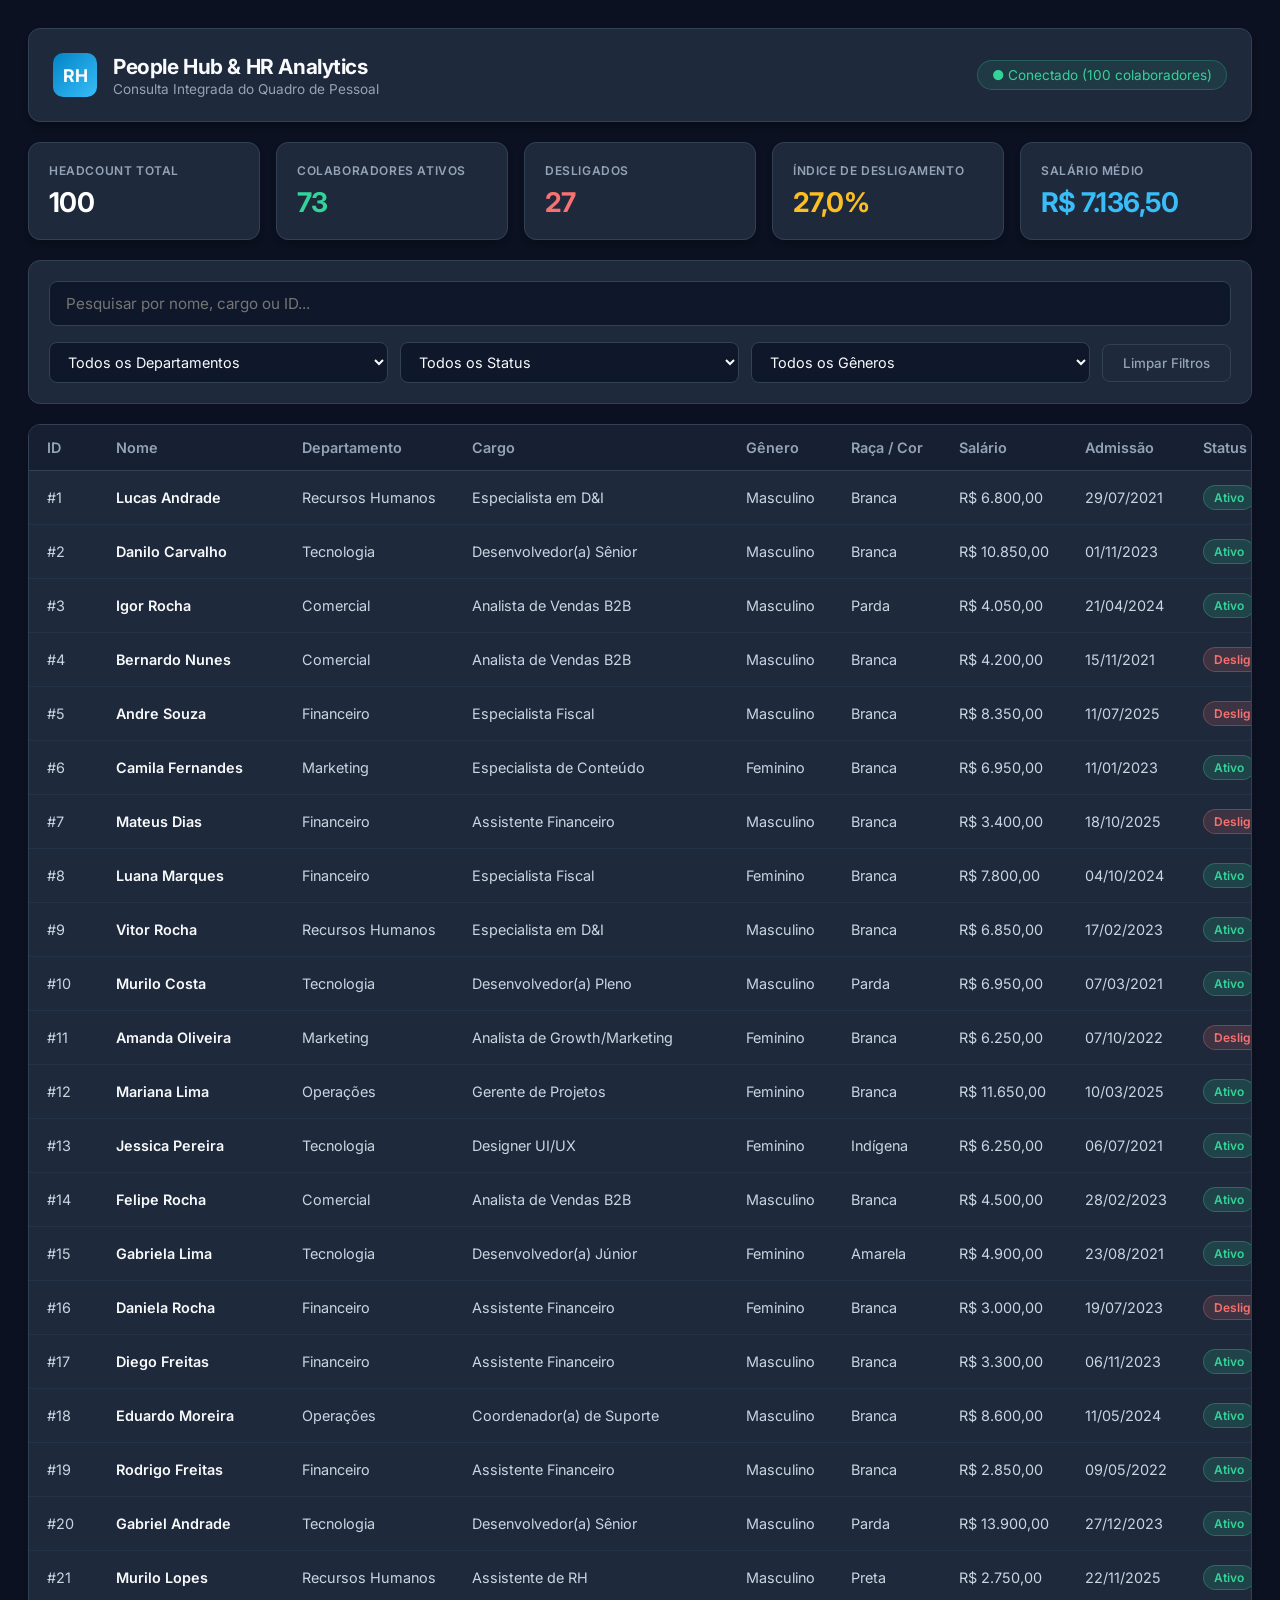
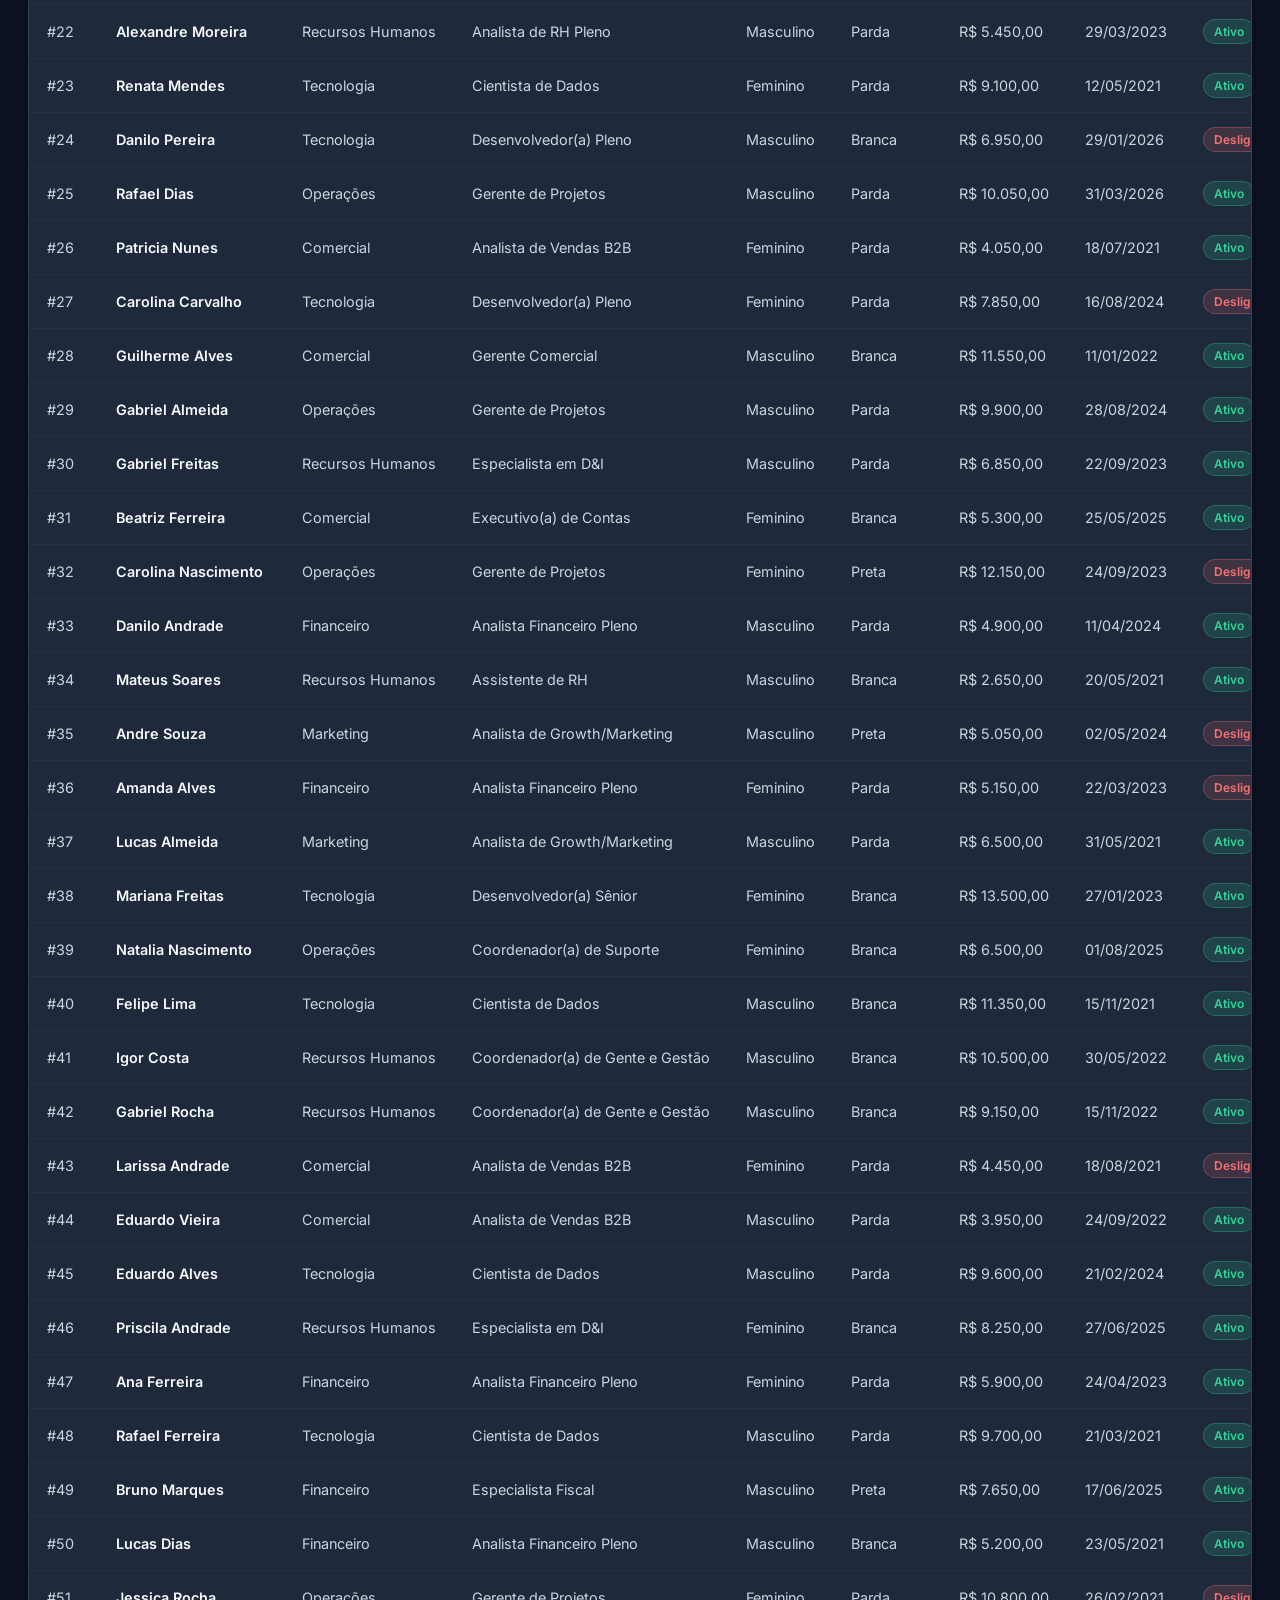
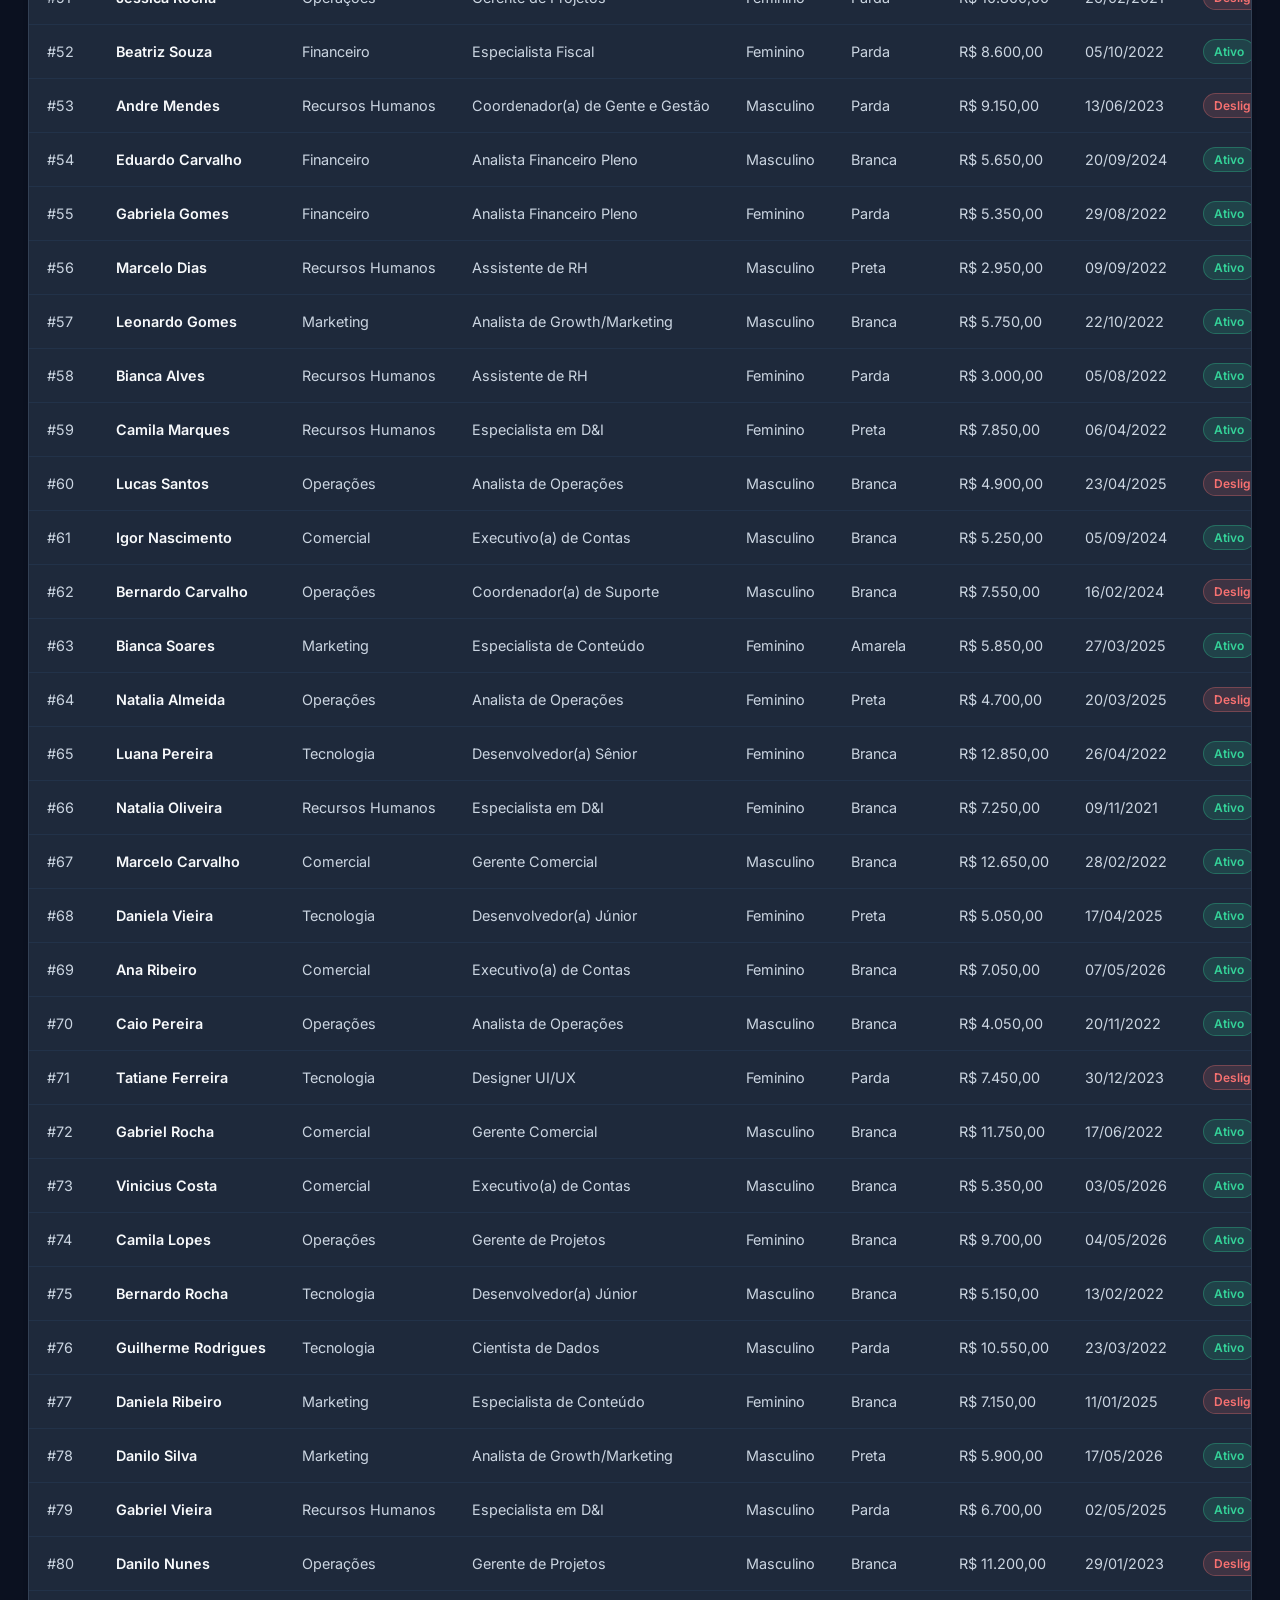
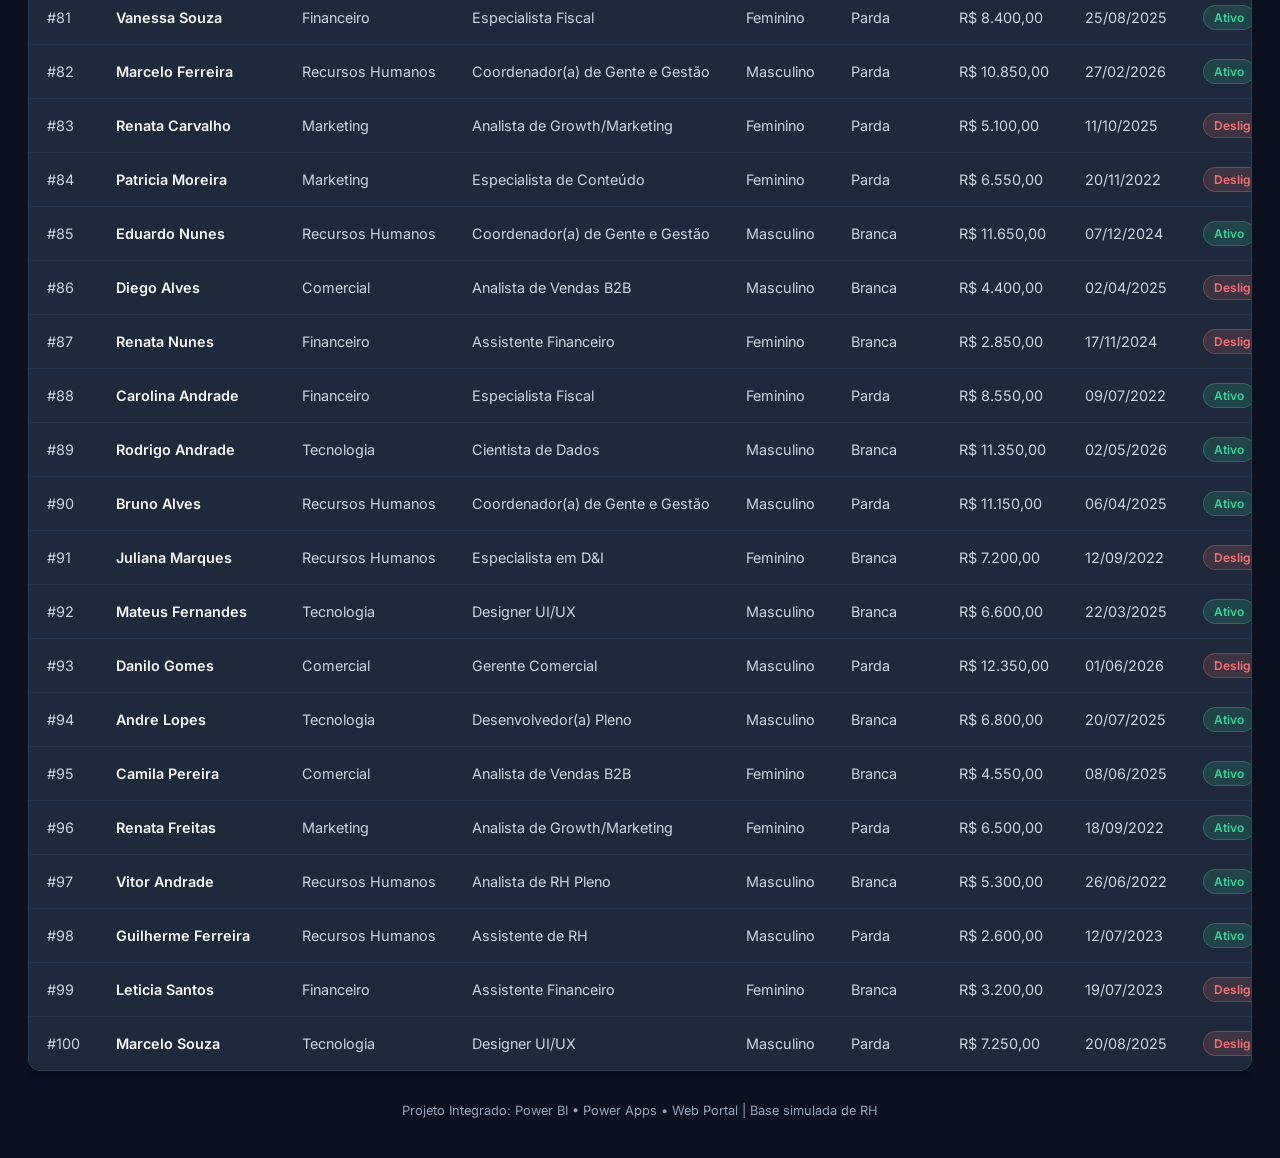
<file: web-portal/Index.HTML>
<!DOCTYPE html>
<html lang="pt-BR">
<head>
  <meta charset="UTF-8">
  <meta name="viewport" content="width=device-width, initial-scale=1.0">
  <title>People Hub & HR Analytics</title>
  <link rel="preconnect" href="https://fonts.googleapis.com">
  <link rel="preconnect" href="https://fonts.gstatic.com" crossorigin>
  <link href="https://fonts.googleapis.com/css2?family=Inter:wght@400;500;600;700&display=swap" rel="stylesheet">
  <style>
    :root {
      --bg: #0b1120;
      --card-bg: #1e293b;
      --border: #334155;
      --text: #f8fafc;
      --text-muted: #94a3b8;
      --primary: #38bdf8;
      --primary-hover: #0284c7;
      --success: #34d399;
      --danger: #f87171;
      --warning: #fbbf24;
    }
    * {
      margin: 0;
      padding: 0;
      box-sizing: border-box;
      font-family: 'Inter', -apple-system, BlinkMacSystemFont, "Segoe UI", Roboto, sans-serif;
    }
    body {
      background-color: var(--bg);
      color: var(--text);
      padding: 28px;
    }
    .container {
      max-width: 1300px;
      margin: 0 auto;
      display: flex;
      flex-direction: column;
      gap: 20px;
    }
    .header {
      background-color: var(--card-bg);
      border: 1px solid var(--border);
      border-radius: 12px;
      padding: 24px;
      display: flex;
      justify-content: space-between;
      align-items: center;
      box-shadow: 0 4px 6px -1px rgba(0, 0, 0, 0.3);
    }
    .brand {
      display: flex;
      align-items: center;
      gap: 16px;
    }
    .logo {
      width: 44px;
      height: 44px;
      background: linear-gradient(135deg, #0284c7, #38bdf8);
      color: #fff;
      display: flex;
      align-items: center;
      justify-content: center;
      font-weight: 700;
      border-radius: 10px;
      font-size: 1.1rem;
    }
    .brand-title h1 {
      font-size: 1.3rem;
      font-weight: 700;
      letter-spacing: -0.02em;
    }
    .brand-title p {
      color: var(--text-muted);
      font-size: 0.85rem;
      margin-top: 2px;
    }
    .status-badge {
      display: flex;
      align-items: center;
      gap: 8px;
      font-size: 0.85rem;
      color: var(--success);
      background: rgba(52, 211, 153, 0.1);
      padding: 6px 14px;
      border-radius: 9999px;
      border: 1px solid rgba(52, 211, 153, 0.25);
    }
    .metrics-grid {
      display: grid;
      grid-template-columns: repeat(auto-fit, minmax(200px, 1fr));
      gap: 16px;
    }
    .metric-card {
      background-color: var(--card-bg);
      border: 1px solid var(--border);
      border-radius: 12px;
      padding: 20px;
      display: flex;
      flex-direction: column;
      gap: 8px;
      box-shadow: 0 4px 6px -1px rgba(0, 0, 0, 0.2);
    }
    .metric-label {
      font-size: 0.75rem;
      font-weight: 600;
      text-transform: uppercase;
      letter-spacing: 0.05em;
      color: var(--text-muted);
    }
    .metric-val {
      font-size: 1.7rem;
      font-weight: 700;
      letter-spacing: -0.02em;
    }
    .metric-val.total { color: #ffffff; }
    .metric-val.ativo { color: var(--success); }
    .metric-val.desligado { color: var(--danger); }
    .metric-val.turnover { color: var(--warning); }
    .metric-val.salario { color: var(--primary); }
    .filter-panel {
      background-color: var(--card-bg);
      border: 1px solid var(--border);
      border-radius: 12px;
      padding: 20px;
      display: flex;
      flex-direction: column;
      gap: 16px;
    }
    .search-box input {
      width: 100%;
      background: #0f172a;
      border: 1px solid var(--border);
      color: var(--text);
      padding: 12px 16px;
      border-radius: 8px;
      font-size: 0.95rem;
      outline: none;
      transition: border-color 0.2s;
    }
    .search-box input:focus {
      border-color: var(--primary);
    }
    .selects-row {
      display: flex;
      flex-wrap: wrap;
      gap: 12px;
      align-items: center;
    }
    .selects-row select {
      flex: 1;
      min-width: 180px;
      background: #0f172a;
      border: 1px solid var(--border);
      color: var(--text);
      padding: 10px 14px;
      border-radius: 8px;
      font-size: 0.9rem;
      outline: none;
      cursor: pointer;
    }
    .selects-row select:focus {
      border-color: var(--primary);
    }
    .btn-reset {
      background: transparent;
      border: 1px solid var(--border);
      color: var(--text-muted);
      padding: 10px 20px;
      border-radius: 8px;
      cursor: pointer;
      font-weight: 500;
      transition: all 0.2s;
    }
    .btn-reset:hover {
      background: rgba(255, 255, 255, 0.05);
      color: var(--text);
      border-color: #64748b;
    }
    .table-container {
      background-color: var(--card-bg);
      border: 1px solid var(--border);
      border-radius: 12px;
      overflow-x: auto;
      box-shadow: 0 4px 6px -1px rgba(0, 0, 0, 0.2);
    }
    table {
      width: 100%;
      border-collapse: collapse;
      text-align: left;
      font-size: 0.9rem;
    }
    th {
      background-color: #162032;
      color: var(--text-muted);
      font-weight: 600;
      padding: 14px 18px;
      border-bottom: 1px solid var(--border);
      white-space: nowrap;
    }
    td {
      padding: 14px 18px;
      border-bottom: 1px solid #223249;
      color: #cbd5e1;
      white-space: nowrap;
    }
    tbody tr:hover {
      background-color: rgba(255, 255, 255, 0.02);
    }
    tbody tr:last-child td {
      border-bottom: none;
    }
    .badge {
      display: inline-block;
      padding: 4px 10px;
      border-radius: 9999px;
      font-size: 0.75rem;
      font-weight: 600;
    }
    .badge-ativo {
      background: rgba(52, 211, 153, 0.15);
      color: var(--success);
      border: 1px solid rgba(52, 211, 153, 0.3);
    }
    .badge-desligado {
      background: rgba(248, 113, 113, 0.15);
      color: var(--danger);
      border: 1px solid rgba(248, 113, 113, 0.3);
    }
    footer {
      text-align: center;
      color: var(--text-muted);
      font-size: 0.8rem;
      padding: 12px 0;
    }
  </style>
</head>
<body>
  <div class="container">
    <div class="header">
      <div class="brand">
        <div class="logo">RH</div>
        <div class="brand-title">
          <h1>People Hub & HR Analytics</h1>
          <p>Consulta Integrada do Quadro de Pessoal</p>
        </div>
      </div>
      <div id="dbStatus" class="status-badge">● Conectado (100 colaboradores)</div>
    </div>

    <div class="metrics-grid">
      <div class="metric-card">
        <span class="metric-label">Headcount Total</span>
        <span class="metric-val total" id="totalColab">0</span>
      </div>
      <div class="metric-card">
        <span class="metric-label">Colaboradores Ativos</span>
        <span class="metric-val ativo" id="totalAtivos">0</span>
      </div>
      <div class="metric-card">
        <span class="metric-label">Desligados</span>
        <span class="metric-val desligado" id="totalDesligados">0</span>
      </div>
      <div class="metric-card">
        <span class="metric-label">Índice de desligamento</span>
        <span class="metric-val turnover" id="taxaTurnover">0,0%</span>
      </div>
      <div class="metric-card">
        <span class="metric-label">Salário Médio</span>
        <span class="metric-val salario" id="mediaSalario">R$ 0,00</span>
      </div>
    </div>

    <div class="filter-panel">
      <div class="search-box">
        <input type="text" id="buscaGeral" placeholder="Pesquisar por nome, cargo ou ID...">
      </div>
      <div class="selects-row">
        <select id="filtroDepto">
          <option value="">Todos os Departamentos</option>
        </select>
        <select id="filtroStatus">
          <option value="">Todos os Status</option>
          <option value="Ativo">Ativo</option>
          <option value="Desligado">Desligado</option>
        </select>
        <select id="filtroGenero">
          <option value="">Todos os Gêneros</option>
          <option value="Feminino">Feminino</option>
          <option value="Masculino">Masculino</option>
        </select>
        <button id="btnLimpar" class="btn-reset">Limpar Filtros</button>
      </div>
    </div>

    <div class="table-container">
      <table>
        <thead>
          <tr>
            <th>ID</th>
            <th>Nome</th>
            <th>Departamento</th>
            <th>Cargo</th>
            <th>Gênero</th>
            <th>Raça / Cor</th>
            <th>Salário</th>
            <th>Admissão</th>
            <th>Status</th>
          </tr>
        </thead>
        <tbody id="tabelaCorpo"></tbody>
      </table>
    </div>

    <footer>
      Projeto Integrado: Power BI • Power Apps • Web Portal | Base simulada de RH
    </footer>
  </div>

  <script>
    const colaboradores = [{"id": 1, "nome": "Lucas Andrade", "genero": "Masculino", "raca_cor": "Branca", "departamento": "Recursos Humanos", "cargo": "Especialista em D&I", "salario": 6800.0, "data_admissao": "2021-07-29", "status": "Ativo", "data_desligamento": "", "motivo_desligamento": ""}, {"id": 2, "nome": "Danilo Carvalho", "genero": "Masculino", "raca_cor": "Branca", "departamento": "Tecnologia", "cargo": "Desenvolvedor(a) Sênior", "salario": 10850.0, "data_admissao": "2023-11-01", "status": "Ativo", "data_desligamento": "", "motivo_desligamento": ""}, {"id": 3, "nome": "Igor Rocha", "genero": "Masculino", "raca_cor": "Parda", "departamento": "Comercial", "cargo": "Analista de Vendas B2B", "salario": 4050.0, "data_admissao": "2024-04-21", "status": "Ativo", "data_desligamento": "", "motivo_desligamento": ""}, {"id": 4, "nome": "Bernardo Nunes", "genero": "Masculino", "raca_cor": "Branca", "departamento": "Comercial", "cargo": "Analista de Vendas B2B", "salario": 4200.0, "data_admissao": "2021-11-15", "status": "Desligado", "data_desligamento": "2026-04-26", "motivo_desligamento": "Pedido de Demissão"}, {"id": 5, "nome": "Andre Souza", "genero": "Masculino", "raca_cor": "Branca", "departamento": "Financeiro", "cargo": "Especialista Fiscal", "salario": 8350.0, "data_admissao": "2025-07-11", "status": "Desligado", "data_desligamento": "2026-05-02", "motivo_desligamento": "Pedido de Demissão"}, {"id": 6, "nome": "Camila Fernandes", "genero": "Feminino", "raca_cor": "Branca", "departamento": "Marketing", "cargo": "Especialista de Conteúdo", "salario": 6950.0, "data_admissao": "2023-01-11", "status": "Ativo", "data_desligamento": "", "motivo_desligamento": ""}, {"id": 7, "nome": "Mateus Dias", "genero": "Masculino", "raca_cor": "Branca", "departamento": "Financeiro", "cargo": "Assistente Financeiro", "salario": 3400.0, "data_admissao": "2025-10-18", "status": "Desligado", "data_desligamento": "2026-02-06", "motivo_desligamento": "Pedido de Demissão"}, {"id": 8, "nome": "Luana Marques", "genero": "Feminino", "raca_cor": "Branca", "departamento": "Financeiro", "cargo": "Especialista Fiscal", "salario": 7800.0, "data_admissao": "2024-10-04", "status": "Ativo", "data_desligamento": "", "motivo_desligamento": ""}, {"id": 9, "nome": "Vitor Rocha", "genero": "Masculino", "raca_cor": "Branca", "departamento": "Recursos Humanos", "cargo": "Especialista em D&I", "salario": 6850.0, "data_admissao": "2023-02-17", "status": "Ativo", "data_desligamento": "", "motivo_desligamento": ""}, {"id": 10, "nome": "Murilo Costa", "genero": "Masculino", "raca_cor": "Parda", "departamento": "Tecnologia", "cargo": "Desenvolvedor(a) Pleno", "salario": 6950.0, "data_admissao": "2021-03-07", "status": "Ativo", "data_desligamento": "", "motivo_desligamento": ""}, {"id": 11, "nome": "Amanda Oliveira", "genero": "Feminino", "raca_cor": "Branca", "departamento": "Marketing", "cargo": "Analista de Growth/Marketing", "salario": 6250.0, "data_admissao": "2022-10-07", "status": "Desligado", "data_desligamento": "2025-09-23", "motivo_desligamento": "Pedido de Demissão"}, {"id": 12, "nome": "Mariana Lima", "genero": "Feminino", "raca_cor": "Branca", "departamento": "Operações", "cargo": "Gerente de Projetos", "salario": 11650.0, "data_admissao": "2025-03-10", "status": "Ativo", "data_desligamento": "", "motivo_desligamento": ""}, {"id": 13, "nome": "Jessica Pereira", "genero": "Feminino", "raca_cor": "Indígena", "departamento": "Tecnologia", "cargo": "Designer UI/UX", "salario": 6250.0, "data_admissao": "2021-07-06", "status": "Ativo", "data_desligamento": "", "motivo_desligamento": ""}, {"id": 14, "nome": "Felipe Rocha", "genero": "Masculino", "raca_cor": "Branca", "departamento": "Comercial", "cargo": "Analista de Vendas B2B", "salario": 4500.0, "data_admissao": "2023-02-28", "status": "Ativo", "data_desligamento": "", "motivo_desligamento": ""}, {"id": 15, "nome": "Gabriela Lima", "genero": "Feminino", "raca_cor": "Amarela", "departamento": "Tecnologia", "cargo": "Desenvolvedor(a) Júnior", "salario": 4900.0, "data_admissao": "2021-08-23", "status": "Ativo", "data_desligamento": "", "motivo_desligamento": ""}, {"id": 16, "nome": "Daniela Rocha", "genero": "Feminino", "raca_cor": "Branca", "departamento": "Financeiro", "cargo": "Assistente Financeiro", "salario": 3000.0, "data_admissao": "2023-07-19", "status": "Desligado", "data_desligamento": "2025-03-09", "motivo_desligamento": "Término de Contrato"}, {"id": 17, "nome": "Diego Freitas", "genero": "Masculino", "raca_cor": "Branca", "departamento": "Financeiro", "cargo": "Assistente Financeiro", "salario": 3300.0, "data_admissao": "2023-11-06", "status": "Ativo", "data_desligamento": "", "motivo_desligamento": ""}, {"id": 18, "nome": "Eduardo Moreira", "genero": "Masculino", "raca_cor": "Branca", "departamento": "Operações", "cargo": "Coordenador(a) de Suporte", "salario": 8600.0, "data_admissao": "2024-05-11", "status": "Ativo", "data_desligamento": "", "motivo_desligamento": ""}, {"id": 19, "nome": "Rodrigo Freitas", "genero": "Masculino", "raca_cor": "Branca", "departamento": "Financeiro", "cargo": "Assistente Financeiro", "salario": 2850.0, "data_admissao": "2022-05-09", "status": "Ativo", "data_desligamento": "", "motivo_desligamento": ""}, {"id": 20, "nome": "Gabriel Andrade", "genero": "Masculino", "raca_cor": "Parda", "departamento": "Tecnologia", "cargo": "Desenvolvedor(a) Sênior", "salario": 13900.0, "data_admissao": "2023-12-27", "status": "Ativo", "data_desligamento": "", "motivo_desligamento": ""}, {"id": 21, "nome": "Murilo Lopes", "genero": "Masculino", "raca_cor": "Preta", "departamento": "Recursos Humanos", "cargo": "Assistente de RH", "salario": 2750.0, "data_admissao": "2025-11-22", "status": "Ativo", "data_desligamento": "", "motivo_desligamento": ""}, {"id": 22, "nome": "Alexandre Moreira", "genero": "Masculino", "raca_cor": "Parda", "departamento": "Recursos Humanos", "cargo": "Analista de RH Pleno", "salario": 5450.0, "data_admissao": "2023-03-29", "status": "Ativo", "data_desligamento": "", "motivo_desligamento": ""}, {"id": 23, "nome": "Renata Mendes", "genero": "Feminino", "raca_cor": "Parda", "departamento": "Tecnologia", "cargo": "Cientista de Dados", "salario": 9100.0, "data_admissao": "2021-05-12", "status": "Ativo", "data_desligamento": "", "motivo_desligamento": ""}, {"id": 24, "nome": "Danilo Pereira", "genero": "Masculino", "raca_cor": "Branca", "departamento": "Tecnologia", "cargo": "Desenvolvedor(a) Pleno", "salario": 6950.0, "data_admissao": "2026-01-29", "status": "Desligado", "data_desligamento": "2026-06-22", "motivo_desligamento": "Pedido de Demissão"}, {"id": 25, "nome": "Rafael Dias", "genero": "Masculino", "raca_cor": "Parda", "departamento": "Operações", "cargo": "Gerente de Projetos", "salario": 10050.0, "data_admissao": "2026-03-31", "status": "Ativo", "data_desligamento": "", "motivo_desligamento": ""}, {"id": 26, "nome": "Patricia Nunes", "genero": "Feminino", "raca_cor": "Parda", "departamento": "Comercial", "cargo": "Analista de Vendas B2B", "salario": 4050.0, "data_admissao": "2021-07-18", "status": "Ativo", "data_desligamento": "", "motivo_desligamento": ""}, {"id": 27, "nome": "Carolina Carvalho", "genero": "Feminino", "raca_cor": "Parda", "departamento": "Tecnologia", "cargo": "Desenvolvedor(a) Pleno", "salario": 7850.0, "data_admissao": "2024-08-16", "status": "Desligado", "data_desligamento": "2025-12-01", "motivo_desligamento": "Demissão sem Justa Causa"}, {"id": 28, "nome": "Guilherme Alves", "genero": "Masculino", "raca_cor": "Branca", "departamento": "Comercial", "cargo": "Gerente Comercial", "salario": 11550.0, "data_admissao": "2022-01-11", "status": "Ativo", "data_desligamento": "", "motivo_desligamento": ""}, {"id": 29, "nome": "Gabriel Almeida", "genero": "Masculino", "raca_cor": "Parda", "departamento": "Operações", "cargo": "Gerente de Projetos", "salario": 9900.0, "data_admissao": "2024-08-28", "status": "Ativo", "data_desligamento": "", "motivo_desligamento": ""}, {"id": 30, "nome": "Gabriel Freitas", "genero": "Masculino", "raca_cor": "Parda", "departamento": "Recursos Humanos", "cargo": "Especialista em D&I", "salario": 6850.0, "data_admissao": "2023-09-22", "status": "Ativo", "data_desligamento": "", "motivo_desligamento": ""}, {"id": 31, "nome": "Beatriz Ferreira", "genero": "Feminino", "raca_cor": "Branca", "departamento": "Comercial", "cargo": "Executivo(a) de Contas", "salario": 5300.0, "data_admissao": "2025-05-25", "status": "Ativo", "data_desligamento": "", "motivo_desligamento": ""}, {"id": 32, "nome": "Carolina Nascimento", "genero": "Feminino", "raca_cor": "Preta", "departamento": "Operações", "cargo": "Gerente de Projetos", "salario": 12150.0, "data_admissao": "2023-09-24", "status": "Desligado", "data_desligamento": "2024-09-21", "motivo_desligamento": "Pedido de Demissão"}, {"id": 33, "nome": "Danilo Andrade", "genero": "Masculino", "raca_cor": "Parda", "departamento": "Financeiro", "cargo": "Analista Financeiro Pleno", "salario": 4900.0, "data_admissao": "2024-04-11", "status": "Ativo", "data_desligamento": "", "motivo_desligamento": ""}, {"id": 34, "nome": "Mateus Soares", "genero": "Masculino", "raca_cor": "Branca", "departamento": "Recursos Humanos", "cargo": "Assistente de RH", "salario": 2650.0, "data_admissao": "2021-05-20", "status": "Ativo", "data_desligamento": "", "motivo_desligamento": ""}, {"id": 35, "nome": "Andre Souza", "genero": "Masculino", "raca_cor": "Preta", "departamento": "Marketing", "cargo": "Analista de Growth/Marketing", "salario": 5050.0, "data_admissao": "2024-05-02", "status": "Desligado", "data_desligamento": "2024-09-22", "motivo_desligamento": "Pedido de Demissão"}, {"id": 36, "nome": "Amanda Alves", "genero": "Feminino", "raca_cor": "Parda", "departamento": "Financeiro", "cargo": "Analista Financeiro Pleno", "salario": 5150.0, "data_admissao": "2023-03-22", "status": "Desligado", "data_desligamento": "2025-01-24", "motivo_desligamento": "Pedido de Demissão"}, {"id": 37, "nome": "Lucas Almeida", "genero": "Masculino", "raca_cor": "Parda", "departamento": "Marketing", "cargo": "Analista de Growth/Marketing", "salario": 6500.0, "data_admissao": "2021-05-31", "status": "Ativo", "data_desligamento": "", "motivo_desligamento": ""}, {"id": 38, "nome": "Mariana Freitas", "genero": "Feminino", "raca_cor": "Branca", "departamento": "Tecnologia", "cargo": "Desenvolvedor(a) Sênior", "salario": 13500.0, "data_admissao": "2023-01-27", "status": "Ativo", "data_desligamento": "", "motivo_desligamento": ""}, {"id": 39, "nome": "Natalia Nascimento", "genero": "Feminino", "raca_cor": "Branca", "departamento": "Operações", "cargo": "Coordenador(a) de Suporte", "salario": 6500.0, "data_admissao": "2025-08-01", "status": "Ativo", "data_desligamento": "", "motivo_desligamento": ""}, {"id": 40, "nome": "Felipe Lima", "genero": "Masculino", "raca_cor": "Branca", "departamento": "Tecnologia", "cargo": "Cientista de Dados", "salario": 11350.0, "data_admissao": "2021-11-15", "status": "Ativo", "data_desligamento": "", "motivo_desligamento": ""}, {"id": 41, "nome": "Igor Costa", "genero": "Masculino", "raca_cor": "Branca", "departamento": "Recursos Humanos", "cargo": "Coordenador(a) de Gente e Gestão", "salario": 10500.0, "data_admissao": "2022-05-30", "status": "Ativo", "data_desligamento": "", "motivo_desligamento": ""}, {"id": 42, "nome": "Gabriel Rocha", "genero": "Masculino", "raca_cor": "Branca", "departamento": "Recursos Humanos", "cargo": "Coordenador(a) de Gente e Gestão", "salario": 9150.0, "data_admissao": "2022-11-15", "status": "Ativo", "data_desligamento": "", "motivo_desligamento": ""}, {"id": 43, "nome": "Larissa Andrade", "genero": "Feminino", "raca_cor": "Parda", "departamento": "Comercial", "cargo": "Analista de Vendas B2B", "salario": 4450.0, "data_admissao": "2021-08-18", "status": "Desligado", "data_desligamento": "2025-09-01", "motivo_desligamento": "Demissão com Justa Causa"}, {"id": 44, "nome": "Eduardo Vieira", "genero": "Masculino", "raca_cor": "Parda", "departamento": "Comercial", "cargo": "Analista de Vendas B2B", "salario": 3950.0, "data_admissao": "2022-09-24", "status": "Ativo", "data_desligamento": "", "motivo_desligamento": ""}, {"id": 45, "nome": "Eduardo Alves", "genero": "Masculino", "raca_cor": "Parda", "departamento": "Tecnologia", "cargo": "Cientista de Dados", "salario": 9600.0, "data_admissao": "2024-02-21", "status": "Ativo", "data_desligamento": "", "motivo_desligamento": ""}, {"id": 46, "nome": "Priscila Andrade", "genero": "Feminino", "raca_cor": "Branca", "departamento": "Recursos Humanos", "cargo": "Especialista em D&I", "salario": 8250.0, "data_admissao": "2025-06-27", "status": "Ativo", "data_desligamento": "", "motivo_desligamento": ""}, {"id": 47, "nome": "Ana Ferreira", "genero": "Feminino", "raca_cor": "Parda", "departamento": "Financeiro", "cargo": "Analista Financeiro Pleno", "salario": 5900.0, "data_admissao": "2023-04-24", "status": "Ativo", "data_desligamento": "", "motivo_desligamento": ""}, {"id": 48, "nome": "Rafael Ferreira", "genero": "Masculino", "raca_cor": "Parda", "departamento": "Tecnologia", "cargo": "Cientista de Dados", "salario": 9700.0, "data_admissao": "2021-03-21", "status": "Ativo", "data_desligamento": "", "motivo_desligamento": ""}, {"id": 49, "nome": "Bruno Marques", "genero": "Masculino", "raca_cor": "Preta", "departamento": "Financeiro", "cargo": "Especialista Fiscal", "salario": 7650.0, "data_admissao": "2025-06-17", "status": "Ativo", "data_desligamento": "", "motivo_desligamento": ""}, {"id": 50, "nome": "Lucas Dias", "genero": "Masculino", "raca_cor": "Branca", "departamento": "Financeiro", "cargo": "Analista Financeiro Pleno", "salario": 5200.0, "data_admissao": "2021-05-23", "status": "Ativo", "data_desligamento": "", "motivo_desligamento": ""}, {"id": 51, "nome": "Jessica Rocha", "genero": "Feminino", "raca_cor": "Parda", "departamento": "Operações", "cargo": "Gerente de Projetos", "salario": 10800.0, "data_admissao": "2021-02-26", "status": "Desligado", "data_desligamento": "2022-10-13", "motivo_desligamento": "Pedido de Demissão"}, {"id": 52, "nome": "Beatriz Souza", "genero": "Feminino", "raca_cor": "Parda", "departamento": "Financeiro", "cargo": "Especialista Fiscal", "salario": 8600.0, "data_admissao": "2022-10-05", "status": "Ativo", "data_desligamento": "", "motivo_desligamento": ""}, {"id": 53, "nome": "Andre Mendes", "genero": "Masculino", "raca_cor": "Parda", "departamento": "Recursos Humanos", "cargo": "Coordenador(a) de Gente e Gestão", "salario": 9150.0, "data_admissao": "2023-06-13", "status": "Desligado", "data_desligamento": "2026-08-18", "motivo_desligamento": "Demissão sem Justa Causa"}, {"id": 54, "nome": "Eduardo Carvalho", "genero": "Masculino", "raca_cor": "Branca", "departamento": "Financeiro", "cargo": "Analista Financeiro Pleno", "salario": 5650.0, "data_admissao": "2024-09-20", "status": "Ativo", "data_desligamento": "", "motivo_desligamento": ""}, {"id": 55, "nome": "Gabriela Gomes", "genero": "Feminino", "raca_cor": "Parda", "departamento": "Financeiro", "cargo": "Analista Financeiro Pleno", "salario": 5350.0, "data_admissao": "2022-08-29", "status": "Ativo", "data_desligamento": "", "motivo_desligamento": ""}, {"id": 56, "nome": "Marcelo Dias", "genero": "Masculino", "raca_cor": "Preta", "departamento": "Recursos Humanos", "cargo": "Assistente de RH", "salario": 2950.0, "data_admissao": "2022-09-09", "status": "Ativo", "data_desligamento": "", "motivo_desligamento": ""}, {"id": 57, "nome": "Leonardo Gomes", "genero": "Masculino", "raca_cor": "Branca", "departamento": "Marketing", "cargo": "Analista de Growth/Marketing", "salario": 5750.0, "data_admissao": "2022-10-22", "status": "Ativo", "data_desligamento": "", "motivo_desligamento": ""}, {"id": 58, "nome": "Bianca Alves", "genero": "Feminino", "raca_cor": "Parda", "departamento": "Recursos Humanos", "cargo": "Assistente de RH", "salario": 3000.0, "data_admissao": "2022-08-05", "status": "Ativo", "data_desligamento": "", "motivo_desligamento": ""}, {"id": 59, "nome": "Camila Marques", "genero": "Feminino", "raca_cor": "Preta", "departamento": "Recursos Humanos", "cargo": "Especialista em D&I", "salario": 7850.0, "data_admissao": "2022-04-06", "status": "Ativo", "data_desligamento": "", "motivo_desligamento": ""}, {"id": 60, "nome": "Lucas Santos", "genero": "Masculino", "raca_cor": "Branca", "departamento": "Operações", "cargo": "Analista de Operações", "salario": 4900.0, "data_admissao": "2025-04-23", "status": "Desligado", "data_desligamento": "2026-01-20", "motivo_desligamento": "Demissão sem Justa Causa"}, {"id": 61, "nome": "Igor Nascimento", "genero": "Masculino", "raca_cor": "Branca", "departamento": "Comercial", "cargo": "Executivo(a) de Contas", "salario": 5250.0, "data_admissao": "2024-09-05", "status": "Ativo", "data_desligamento": "", "motivo_desligamento": ""}, {"id": 62, "nome": "Bernardo Carvalho", "genero": "Masculino", "raca_cor": "Branca", "departamento": "Operações", "cargo": "Coordenador(a) de Suporte", "salario": 7550.0, "data_admissao": "2024-02-16", "status": "Desligado", "data_desligamento": "2024-08-18", "motivo_desligamento": "Pedido de Demissão"}, {"id": 63, "nome": "Bianca Soares", "genero": "Feminino", "raca_cor": "Amarela", "departamento": "Marketing", "cargo": "Especialista de Conteúdo", "salario": 5850.0, "data_admissao": "2025-03-27", "status": "Ativo", "data_desligamento": "", "motivo_desligamento": ""}, {"id": 64, "nome": "Natalia Almeida", "genero": "Feminino", "raca_cor": "Preta", "departamento": "Operações", "cargo": "Analista de Operações", "salario": 4700.0, "data_admissao": "2025-03-20", "status": "Desligado", "data_desligamento": "2026-04-10", "motivo_desligamento": "Pedido de Demissão"}, {"id": 65, "nome": "Luana Pereira", "genero": "Feminino", "raca_cor": "Branca", "departamento": "Tecnologia", "cargo": "Desenvolvedor(a) Sênior", "salario": 12850.0, "data_admissao": "2022-04-26", "status": "Ativo", "data_desligamento": "", "motivo_desligamento": ""}, {"id": 66, "nome": "Natalia Oliveira", "genero": "Feminino", "raca_cor": "Branca", "departamento": "Recursos Humanos", "cargo": "Especialista em D&I", "salario": 7250.0, "data_admissao": "2021-11-09", "status": "Ativo", "data_desligamento": "", "motivo_desligamento": ""}, {"id": 67, "nome": "Marcelo Carvalho", "genero": "Masculino", "raca_cor": "Branca", "departamento": "Comercial", "cargo": "Gerente Comercial", "salario": 12650.0, "data_admissao": "2022-02-28", "status": "Ativo", "data_desligamento": "", "motivo_desligamento": ""}, {"id": 68, "nome": "Daniela Vieira", "genero": "Feminino", "raca_cor": "Preta", "departamento": "Tecnologia", "cargo": "Desenvolvedor(a) Júnior", "salario": 5050.0, "data_admissao": "2025-04-17", "status": "Ativo", "data_desligamento": "", "motivo_desligamento": ""}, {"id": 69, "nome": "Ana Ribeiro", "genero": "Feminino", "raca_cor": "Branca", "departamento": "Comercial", "cargo": "Executivo(a) de Contas", "salario": 7050.0, "data_admissao": "2026-05-07", "status": "Ativo", "data_desligamento": "", "motivo_desligamento": ""}, {"id": 70, "nome": "Caio Pereira", "genero": "Masculino", "raca_cor": "Branca", "departamento": "Operações", "cargo": "Analista de Operações", "salario": 4050.0, "data_admissao": "2022-11-20", "status": "Ativo", "data_desligamento": "", "motivo_desligamento": ""}, {"id": 71, "nome": "Tatiane Ferreira", "genero": "Feminino", "raca_cor": "Parda", "departamento": "Tecnologia", "cargo": "Designer UI/UX", "salario": 7450.0, "data_admissao": "2023-12-30", "status": "Desligado", "data_desligamento": "2025-04-06", "motivo_desligamento": "Demissão sem Justa Causa"}, {"id": 72, "nome": "Gabriel Rocha", "genero": "Masculino", "raca_cor": "Branca", "departamento": "Comercial", "cargo": "Gerente Comercial", "salario": 11750.0, "data_admissao": "2022-06-17", "status": "Ativo", "data_desligamento": "", "motivo_desligamento": ""}, {"id": 73, "nome": "Vinicius Costa", "genero": "Masculino", "raca_cor": "Branca", "departamento": "Comercial", "cargo": "Executivo(a) de Contas", "salario": 5350.0, "data_admissao": "2026-05-03", "status": "Ativo", "data_desligamento": "", "motivo_desligamento": ""}, {"id": 74, "nome": "Camila Lopes", "genero": "Feminino", "raca_cor": "Branca", "departamento": "Operações", "cargo": "Gerente de Projetos", "salario": 9700.0, "data_admissao": "2026-05-04", "status": "Ativo", "data_desligamento": "", "motivo_desligamento": ""}, {"id": 75, "nome": "Bernardo Rocha", "genero": "Masculino", "raca_cor": "Branca", "departamento": "Tecnologia", "cargo": "Desenvolvedor(a) Júnior", "salario": 5150.0, "data_admissao": "2022-02-13", "status": "Ativo", "data_desligamento": "", "motivo_desligamento": ""}, {"id": 76, "nome": "Guilherme Rodrigues", "genero": "Masculino", "raca_cor": "Parda", "departamento": "Tecnologia", "cargo": "Cientista de Dados", "salario": 10550.0, "data_admissao": "2022-03-23", "status": "Ativo", "data_desligamento": "", "motivo_desligamento": ""}, {"id": 77, "nome": "Daniela Ribeiro", "genero": "Feminino", "raca_cor": "Branca", "departamento": "Marketing", "cargo": "Especialista de Conteúdo", "salario": 7150.0, "data_admissao": "2025-01-11", "status": "Desligado", "data_desligamento": "2025-08-26", "motivo_desligamento": "Término de Contrato"}, {"id": 78, "nome": "Danilo Silva", "genero": "Masculino", "raca_cor": "Preta", "departamento": "Marketing", "cargo": "Analista de Growth/Marketing", "salario": 5900.0, "data_admissao": "2026-05-17", "status": "Ativo", "data_desligamento": "", "motivo_desligamento": ""}, {"id": 79, "nome": "Gabriel Vieira", "genero": "Masculino", "raca_cor": "Parda", "departamento": "Recursos Humanos", "cargo": "Especialista em D&I", "salario": 6700.0, "data_admissao": "2025-05-02", "status": "Ativo", "data_desligamento": "", "motivo_desligamento": ""}, {"id": 80, "nome": "Danilo Nunes", "genero": "Masculino", "raca_cor": "Branca", "departamento": "Operações", "cargo": "Gerente de Projetos", "salario": 11200.0, "data_admissao": "2023-01-29", "status": "Desligado", "data_desligamento": "2025-02-25", "motivo_desligamento": "Pedido de Demissão"}, {"id": 81, "nome": "Vanessa Souza", "genero": "Feminino", "raca_cor": "Parda", "departamento": "Financeiro", "cargo": "Especialista Fiscal", "salario": 8400.0, "data_admissao": "2025-08-25", "status": "Ativo", "data_desligamento": "", "motivo_desligamento": ""}, {"id": 82, "nome": "Marcelo Ferreira", "genero": "Masculino", "raca_cor": "Parda", "departamento": "Recursos Humanos", "cargo": "Coordenador(a) de Gente e Gestão", "salario": 10850.0, "data_admissao": "2026-02-27", "status": "Ativo", "data_desligamento": "", "motivo_desligamento": ""}, {"id": 83, "nome": "Renata Carvalho", "genero": "Feminino", "raca_cor": "Parda", "departamento": "Marketing", "cargo": "Analista de Growth/Marketing", "salario": 5100.0, "data_admissao": "2025-10-11", "status": "Desligado", "data_desligamento": "2026-01-23", "motivo_desligamento": "Pedido de Demissão"}, {"id": 84, "nome": "Patricia Moreira", "genero": "Feminino", "raca_cor": "Parda", "departamento": "Marketing", "cargo": "Especialista de Conteúdo", "salario": 6550.0, "data_admissao": "2022-11-20", "status": "Desligado", "data_desligamento": "2024-11-14", "motivo_desligamento": "Pedido de Demissão"}, {"id": 85, "nome": "Eduardo Nunes", "genero": "Masculino", "raca_cor": "Branca", "departamento": "Recursos Humanos", "cargo": "Coordenador(a) de Gente e Gestão", "salario": 11650.0, "data_admissao": "2024-12-07", "status": "Ativo", "data_desligamento": "", "motivo_desligamento": ""}, {"id": 86, "nome": "Diego Alves", "genero": "Masculino", "raca_cor": "Branca", "departamento": "Comercial", "cargo": "Analista de Vendas B2B", "salario": 4400.0, "data_admissao": "2025-04-02", "status": "Desligado", "data_desligamento": "2026-01-30", "motivo_desligamento": "Demissão sem Justa Causa"}, {"id": 87, "nome": "Renata Nunes", "genero": "Feminino", "raca_cor": "Branca", "departamento": "Financeiro", "cargo": "Assistente Financeiro", "salario": 2850.0, "data_admissao": "2024-11-17", "status": "Desligado", "data_desligamento": "2026-01-28", "motivo_desligamento": "Pedido de Demissão"}, {"id": 88, "nome": "Carolina Andrade", "genero": "Feminino", "raca_cor": "Parda", "departamento": "Financeiro", "cargo": "Especialista Fiscal", "salario": 8550.0, "data_admissao": "2022-07-09", "status": "Ativo", "data_desligamento": "", "motivo_desligamento": ""}, {"id": 89, "nome": "Rodrigo Andrade", "genero": "Masculino", "raca_cor": "Branca", "departamento": "Tecnologia", "cargo": "Cientista de Dados", "salario": 11350.0, "data_admissao": "2026-05-02", "status": "Ativo", "data_desligamento": "", "motivo_desligamento": ""}, {"id": 90, "nome": "Bruno Alves", "genero": "Masculino", "raca_cor": "Parda", "departamento": "Recursos Humanos", "cargo": "Coordenador(a) de Gente e Gestão", "salario": 11150.0, "data_admissao": "2025-04-06", "status": "Ativo", "data_desligamento": "", "motivo_desligamento": ""}, {"id": 91, "nome": "Juliana Marques", "genero": "Feminino", "raca_cor": "Branca", "departamento": "Recursos Humanos", "cargo": "Especialista em D&I", "salario": 7200.0, "data_admissao": "2022-09-12", "status": "Desligado", "data_desligamento": "2025-11-08", "motivo_desligamento": "Pedido de Demissão"}, {"id": 92, "nome": "Mateus Fernandes", "genero": "Masculino", "raca_cor": "Branca", "departamento": "Tecnologia", "cargo": "Designer UI/UX", "salario": 6600.0, "data_admissao": "2025-03-22", "status": "Ativo", "data_desligamento": "", "motivo_desligamento": ""}, {"id": 93, "nome": "Danilo Gomes", "genero": "Masculino", "raca_cor": "Parda", "departamento": "Comercial", "cargo": "Gerente Comercial", "salario": 12350.0, "data_admissao": "2026-06-01", "status": "Desligado", "data_desligamento": "2026-08-30", "motivo_desligamento": "Pedido de Demissão"}, {"id": 94, "nome": "Andre Lopes", "genero": "Masculino", "raca_cor": "Branca", "departamento": "Tecnologia", "cargo": "Desenvolvedor(a) Pleno", "salario": 6800.0, "data_admissao": "2025-07-20", "status": "Ativo", "data_desligamento": "", "motivo_desligamento": ""}, {"id": 95, "nome": "Camila Pereira", "genero": "Feminino", "raca_cor": "Branca", "departamento": "Comercial", "cargo": "Analista de Vendas B2B", "salario": 4550.0, "data_admissao": "2025-06-08", "status": "Ativo", "data_desligamento": "", "motivo_desligamento": ""}, {"id": 96, "nome": "Renata Freitas", "genero": "Feminino", "raca_cor": "Parda", "departamento": "Marketing", "cargo": "Analista de Growth/Marketing", "salario": 6500.0, "data_admissao": "2022-09-18", "status": "Ativo", "data_desligamento": "", "motivo_desligamento": ""}, {"id": 97, "nome": "Vitor Andrade", "genero": "Masculino", "raca_cor": "Branca", "departamento": "Recursos Humanos", "cargo": "Analista de RH Pleno", "salario": 5300.0, "data_admissao": "2022-06-26", "status": "Ativo", "data_desligamento": "", "motivo_desligamento": ""}, {"id": 98, "nome": "Guilherme Ferreira", "genero": "Masculino", "raca_cor": "Parda", "departamento": "Recursos Humanos", "cargo": "Assistente de RH", "salario": 2600.0, "data_admissao": "2023-07-12", "status": "Ativo", "data_desligamento": "", "motivo_desligamento": ""}, {"id": 99, "nome": "Leticia Santos", "genero": "Feminino", "raca_cor": "Branca", "departamento": "Financeiro", "cargo": "Assistente Financeiro", "salario": 3200.0, "data_admissao": "2023-07-19", "status": "Desligado", "data_desligamento": "2025-01-07", "motivo_desligamento": "Demissão com Justa Causa"}, {"id": 100, "nome": "Marcelo Souza", "genero": "Masculino", "raca_cor": "Parda", "departamento": "Tecnologia", "cargo": "Designer UI/UX", "salario": 7250.0, "data_admissao": "2025-08-20", "status": "Desligado", "data_desligamento": "2025-11-18", "motivo_desligamento": "Pedido de Demissão"}];

    function popularFiltros(dados) {
      const deptoSelect = document.getElementById("filtroDepto");
      if (!deptoSelect) return;
      const deptos = [...new Set(dados.map(c => c.departamento).filter(Boolean))].sort();

      deptoSelect.innerHTML = '<option value="">Todos os Departamentos</option>';
      deptos.forEach(dept => {
        const opt = document.createElement("option");
        opt.value = dept;
        opt.textContent = dept;
        deptoSelect.appendChild(opt);
      });
    }

    function aplicarFiltros() {
      const busca = (document.getElementById("buscaGeral")?.value || "").toLowerCase().trim();
      const depto = document.getElementById("filtroDepto")?.value || "";
      const status = document.getElementById("filtroStatus")?.value || "";
      const genero = document.getElementById("filtroGenero")?.value || "";

      const filtrados = colaboradores.filter(c => {
        const matchBusca = !busca || 
          (c.nome && c.nome.toLowerCase().includes(busca)) ||
          (c.cargo && c.cargo.toLowerCase().includes(busca)) ||
          String(c.id).includes(busca);
        
        const matchDepto = !depto || c.departamento === depto;
        const matchStatus = !status || c.status === status;
        const matchGenero = !genero || c.genero === genero;

        return matchBusca && matchDepto && matchStatus && matchGenero;
      });

      atualizarMetricas(filtrados);
      renderizarTabela(filtrados);
    }

    function atualizarMetricas(dados) {
      const total = dados.length;
      const ativos = dados.filter(c => c.status === "Ativo").length;
      const desligados = dados.filter(c => c.status === "Desligado").length;
      const turnover = total > 0 ? (desligados / total) * 100 : 0;
      const somaSalarios = dados.reduce((acc, c) => acc + (Number(c.salario) || 0), 0);
      const mediaSalarial = total > 0 ? somaSalarios / total : 0;

      const totalElem = document.getElementById("totalColab");
      const ativosElem = document.getElementById("totalAtivos");
      const desligadosElem = document.getElementById("totalDesligados");
      const turnoverElem = document.getElementById("taxaTurnover");
      const mediaElem = document.getElementById("mediaSalario");

      if (totalElem) totalElem.textContent = total;
      if (ativosElem) ativosElem.textContent = ativos;
      if (desligadosElem) desligadosElem.textContent = desligados;
      if (turnoverElem) turnoverElem.textContent = turnover.toFixed(1).replace(".", ",") + "%";
      if (mediaElem) mediaElem.textContent = mediaSalarial.toLocaleString("pt-BR", { style: "currency", currency: "BRL" });
    }

    function renderizarTabela(dados) {
      const tbody = document.getElementById("tabelaCorpo");
      if (!tbody) return;

      if (dados.length === 0) {
        tbody.innerHTML = '<tr><td colspan="9" style="text-align: center; color: var(--text-muted); padding: 30px;">Nenhum colaborador encontrado com os filtros atuais.</td></tr>';
        return;
      }

      tbody.innerHTML = dados.map(c => `
        <tr>
          <td>#${c.id}</td>
          <td style="font-weight: 600; color: var(--text);">${c.nome}</td>
          <td>${c.departamento}</td>
          <td>${c.cargo}</td>
          <td>${c.genero}</td>
          <td>${c.raca_cor}</td>
          <td>${(Number(c.salario) || 0).toLocaleString("pt-BR", { style: "currency", currency: "BRL" })}</td>
          <td>${formatarData(c.data_admissao)}</td>
          <td>
            <span class="badge ${c.status === "Ativo" ? "badge-ativo" : "badge-desligado"}">
              ${c.status}
            </span>
          </td>
        </tr>
      `).join("");
    }

    function formatarData(dataStr) {
      if (!dataStr) return "-";
      const partes = dataStr.split("-");
      if (partes.length !== 3) return dataStr;
      const [ano, mes, dia] = partes;
      return `${dia}/${mes}/${ano}`;
    }

    function limparFiltros() {
      const busca = document.getElementById("buscaGeral");
      const depto = document.getElementById("filtroDepto");
      const status = document.getElementById("filtroStatus");
      const genero = document.getElementById("filtroGenero");

      if (busca) busca.value = "";
      if (depto) depto.value = "";
      if (status) status.value = "";
      if (genero) genero.value = "";
      aplicarFiltros();
    }

    document.getElementById("buscaGeral").addEventListener("input", aplicarFiltros);
    document.getElementById("filtroDepto").addEventListener("change", aplicarFiltros);
    document.getElementById("filtroStatus").addEventListener("change", aplicarFiltros);
    document.getElementById("filtroGenero").addEventListener("change", aplicarFiltros);
    document.getElementById("btnLimpar").addEventListener("click", limparFiltros);

    // Inicialização direta imediata
    popularFiltros(colaboradores);
    aplicarFiltros();
  </script>
</body>
</html>
</file>
